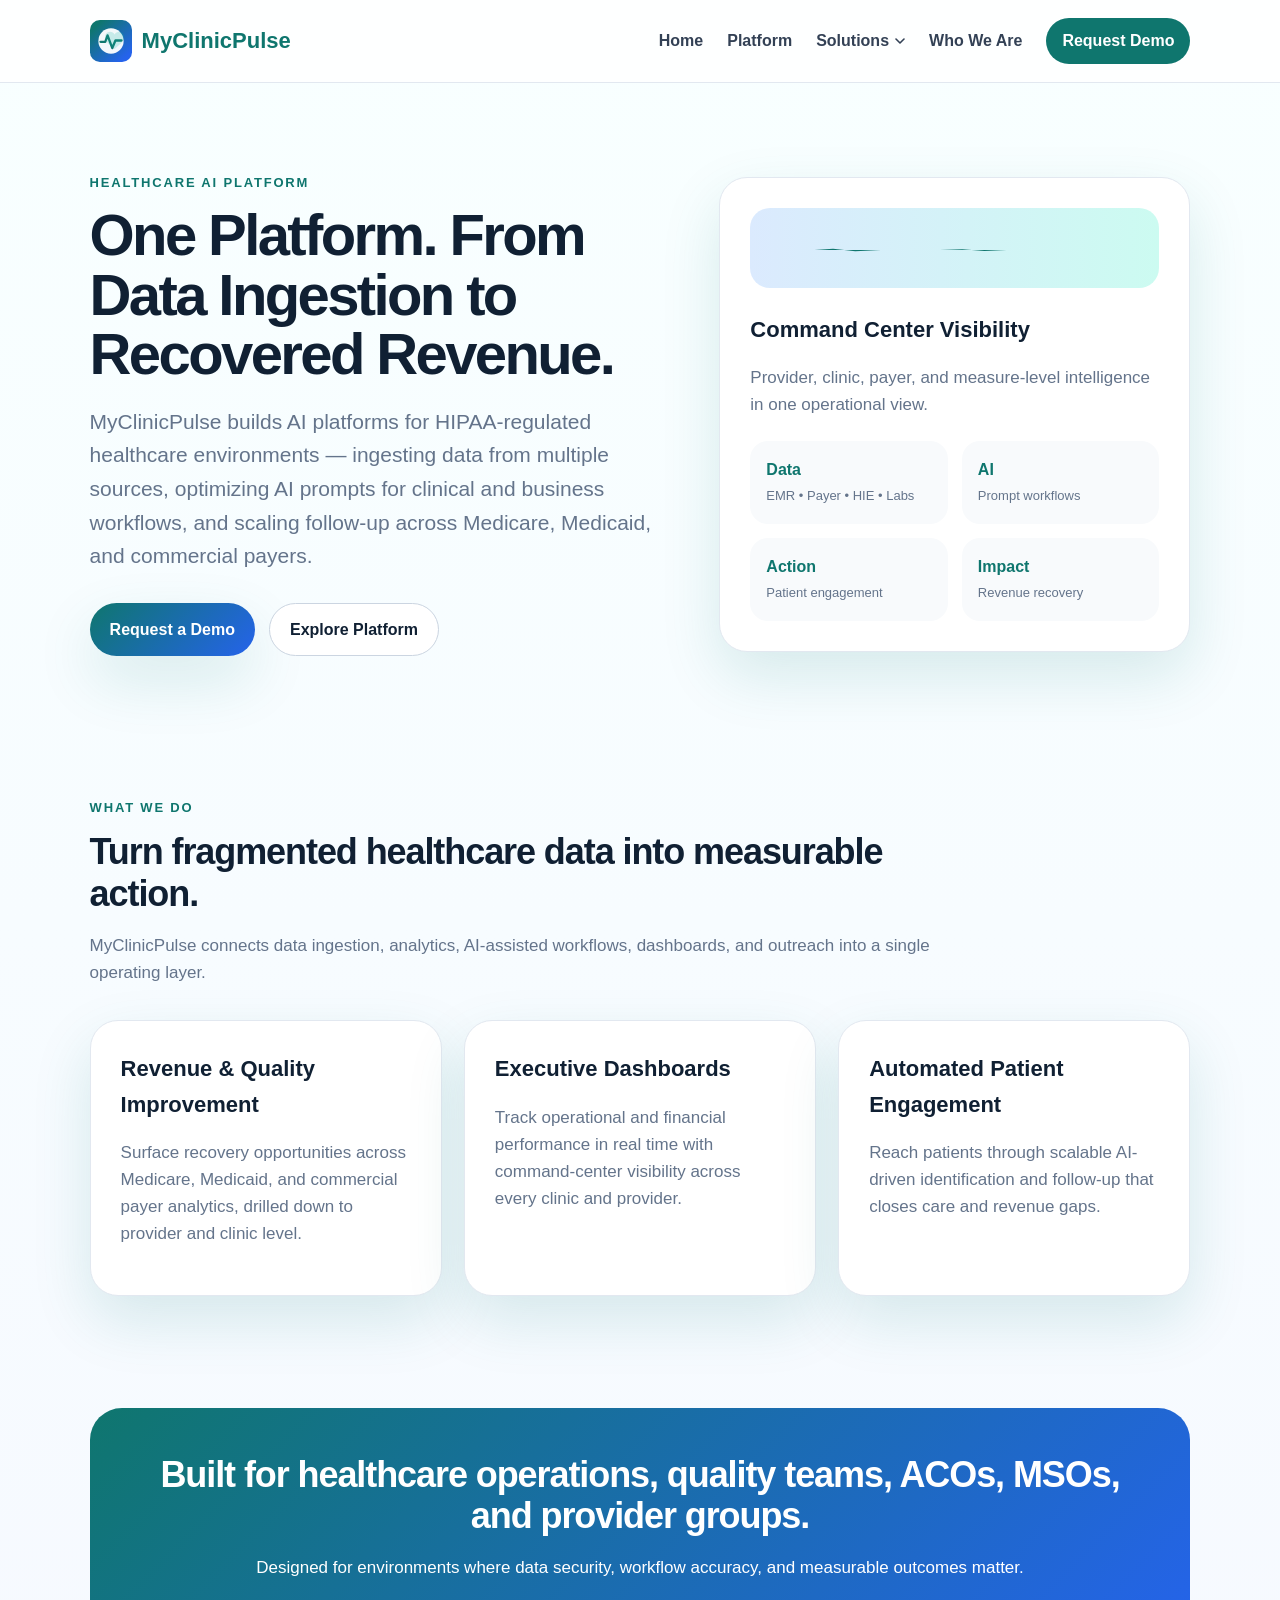
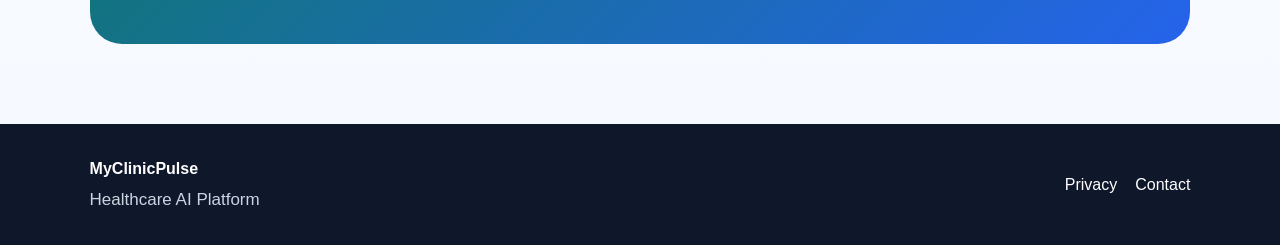
<file: index.html>
<!DOCTYPE html>
<html lang="en">
<head>
  <meta charset="UTF-8">
  <meta name="viewport" content="width=device-width, initial-scale=1.0">
  <title>MyClinicPulse | Healthcare AI Platform</title>
  <link rel="stylesheet" href="styles.css">
</head>
<body>

<header class="site-header">
  <a class="brand" href="index.html"><img src="logo.svg" alt="MyClinicPulse logo"><span>MyClinicPulse</span></a>
  <nav>
    <a href="index.html">Home</a>
    <a href="platform.html">Platform</a>
    <div class="nav-item">
      <a href="solutions.html" class="dropdown-toggle">Solutions <svg class="chevron" viewBox="0 0 10 6" fill="none"><path d="M1 1l4 4 4-4" stroke="currentColor" stroke-width="1.6" stroke-linecap="round" stroke-linejoin="round"/></svg></a>
      <div class="dropdown-menu">
        <a href="https://kbuddhiai.com" target="_blank" rel="noopener noreferrer">kbuddhiai.com</a>
        <a href="https://kanikayears.com" target="_blank" rel="noopener noreferrer">kanikayears.com</a>
        <a href="https://arizonauro.kbuddhiai.com" target="_blank" rel="noopener noreferrer">arizonauro.kbuddhiai.com</a>
        <a href="https://happyroya.kanikayears.com" target="_blank" rel="noopener noreferrer">happyroya.kanikayears.com</a>
      </div>
    </div>
    <a href="who-we-are.html">Who We Are</a>
    <a href="contact.html" class="nav-cta">Request Demo</a>
  </nav>
</header>

<main>

<section class="hero">
  <div class="hero-content">
    <div class="eyebrow">Healthcare AI Platform</div>
    <h1>One Platform. From Data Ingestion to Recovered Revenue.</h1>
    <p class="lead">MyClinicPulse builds AI platforms for HIPAA-regulated healthcare environments — ingesting data from multiple sources, optimizing AI prompts for clinical and business workflows, and scaling follow-up across Medicare, Medicaid, and commercial payers.</p>
    <div class="actions">
      <a class="btn primary" href="contact.html">Request a Demo</a>
      <a class="btn secondary" href="platform.html">Explore Platform</a>
    </div>
  </div>
  <div class="hero-card">
    <div class="pulse-line"></div>
    <h3>Command Center Visibility</h3>
    <p>Provider, clinic, payer, and measure-level intelligence in one operational view.</p>
    <div class="metric-grid">
      <div><strong>Data</strong><span>EMR • Payer • HIE • Labs</span></div>
      <div><strong>AI</strong><span>Prompt workflows</span></div>
      <div><strong>Action</strong><span>Patient engagement</span></div>
      <div><strong>Impact</strong><span>Revenue recovery</span></div>
    </div>
  </div>
</section>

<section class="section">
  <div class="section-header">
    <div class="eyebrow">What We Do</div>
    <h2>Turn fragmented healthcare data into measurable action.</h2>
    <p>MyClinicPulse connects data ingestion, analytics, AI-assisted workflows, dashboards, and outreach into a single operating layer.</p>
  </div>
  <div class="cards three">
    <article class="card"><h3>Revenue & Quality Improvement</h3><p>Surface recovery opportunities across Medicare, Medicaid, and commercial payer analytics, drilled down to provider and clinic level.</p></article>
    <article class="card"><h3>Executive Dashboards</h3><p>Track operational and financial performance in real time with command-center visibility across every clinic and provider.</p></article>
    <article class="card"><h3>Automated Patient Engagement</h3><p>Reach patients through scalable AI-driven identification and follow-up that closes care and revenue gaps.</p></article>
  </div>
</section>

<section class="band">
  <h2>Built for healthcare operations, quality teams, ACOs, MSOs, and provider groups.</h2>
  <p>Designed for environments where data security, workflow accuracy, and measurable outcomes matter.</p>
</section>

</main>

<footer class="footer">
  <div><strong>MyClinicPulse</strong><p>Healthcare AI Platform</p></div>
  <div class="footer-links">
    <a href="privacy.html">Privacy</a>
    <a href="contact.html">Contact</a>
  </div>
</footer>
<script src="script.js"></script>

</body>
</html>
</file>
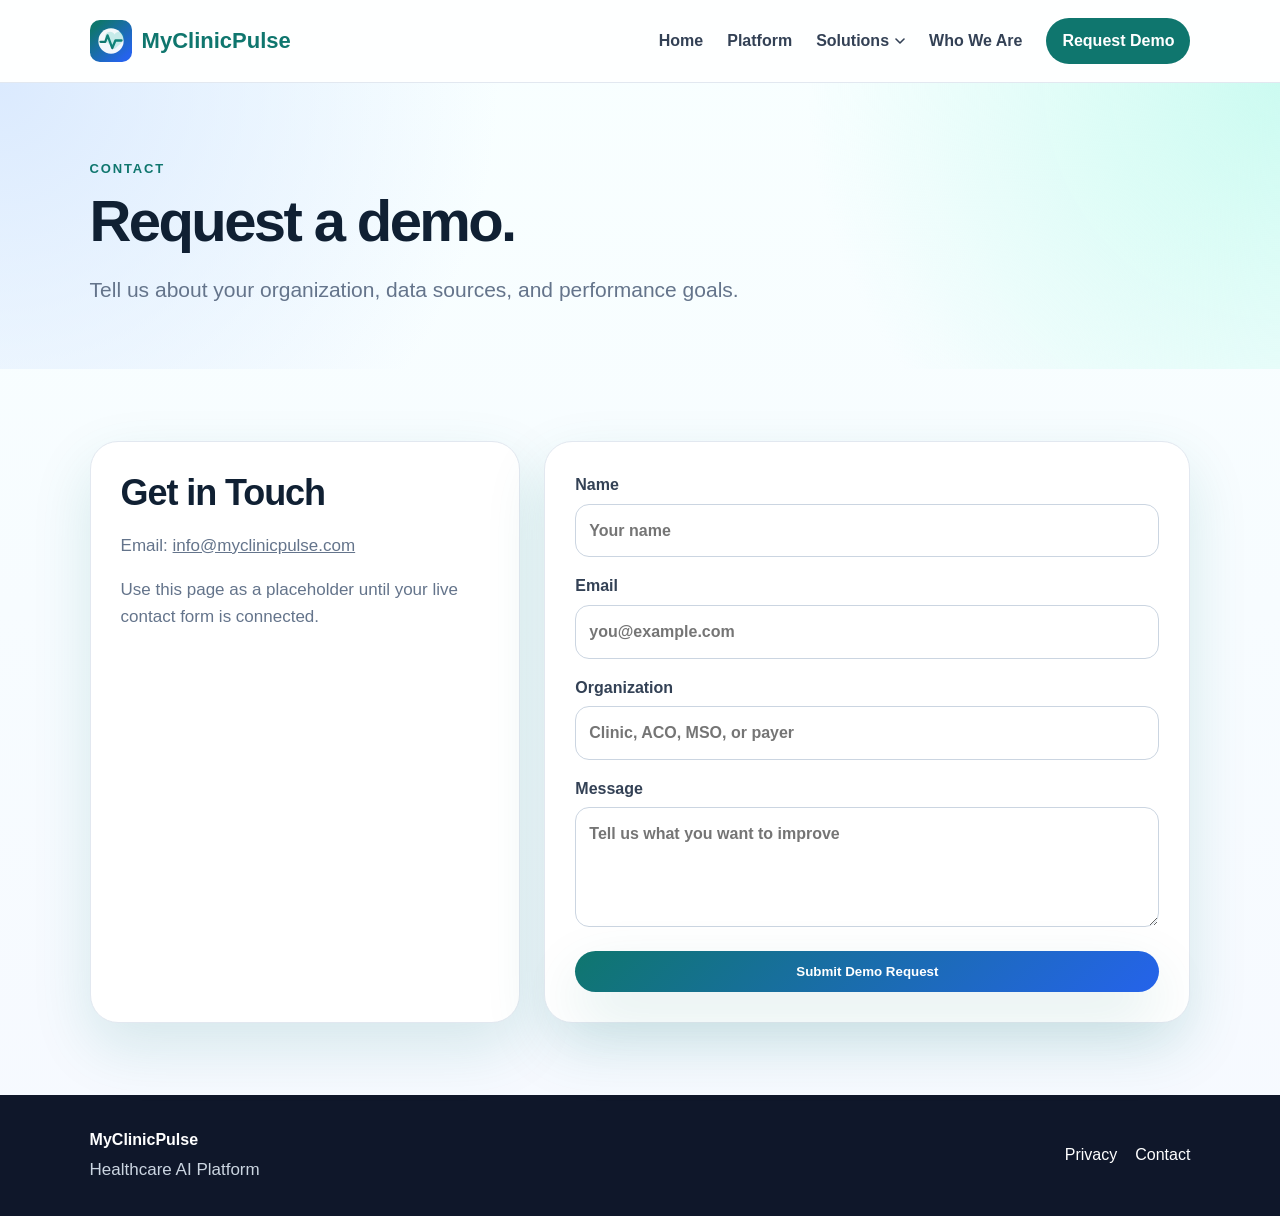
<file: contact.html>
<!DOCTYPE html>
<html lang="en">
<head>
  <meta charset="UTF-8">
  <meta name="viewport" content="width=device-width, initial-scale=1.0">
  <title>Contact | MyClinicPulse</title>
  <link rel="stylesheet" href="styles.css">
</head>
<body>

<header class="site-header">
  <a class="brand" href="index.html"><img src="logo.svg" alt="MyClinicPulse logo"><span>MyClinicPulse</span></a>
  <nav>
    <a href="index.html">Home</a>
    <a href="platform.html">Platform</a>
    <div class="nav-item">
      <a href="solutions.html" class="dropdown-toggle">Solutions <svg class="chevron" viewBox="0 0 10 6" fill="none"><path d="M1 1l4 4 4-4" stroke="currentColor" stroke-width="1.6" stroke-linecap="round" stroke-linejoin="round"/></svg></a>
      <div class="dropdown-menu">
        <a href="https://kbuddhiai.com" target="_blank" rel="noopener noreferrer">kbuddhiai.com</a>
        <a href="https://kanikayears.com" target="_blank" rel="noopener noreferrer">kanikayears.com</a>
        <a href="https://arizonauro.kbuddhiai.com" target="_blank" rel="noopener noreferrer">arizonauro.kbuddhiai.com</a>
        <a href="https://happyroya.kanikayears.com" target="_blank" rel="noopener noreferrer">happyroya.kanikayears.com</a>
      </div>
    </div>
    <a href="who-we-are.html">Who We Are</a>
    <a href="contact.html" class="nav-cta">Request Demo</a>
  </nav>
</header>

<main>

<section class="page-hero">
  <div class="eyebrow">Contact</div>
  <h1>Request a demo.</h1>
  <p>Tell us about your organization, data sources, and performance goals.</p>
</section>

<section class="section contact-grid">
  <div class="contact-card">
    <h2>Get in Touch</h2>
    <p>Email: <a href="mailto:info@myclinicpulse.com">info@myclinicpulse.com</a></p>
    <p>Use this page as a placeholder until your live contact form is connected.</p>
  </div>
  <form class="form">
    <label>Name<input type="text" placeholder="Your name"></label>
    <label>Email<input type="email" placeholder="you@example.com"></label>
    <label>Organization<input type="text" placeholder="Clinic, ACO, MSO, or payer"></label>
    <label>Message<textarea placeholder="Tell us what you want to improve"></textarea></label>
    <button type="button" class="btn primary">Submit Demo Request</button>
  </form>
</section>

</main>

<footer class="footer">
  <div><strong>MyClinicPulse</strong><p>Healthcare AI Platform</p></div>
  <div class="footer-links">
    <a href="privacy.html">Privacy</a>
    <a href="contact.html">Contact</a>
  </div>
</footer>
<script src="script.js"></script>

</body>
</html>
</file>
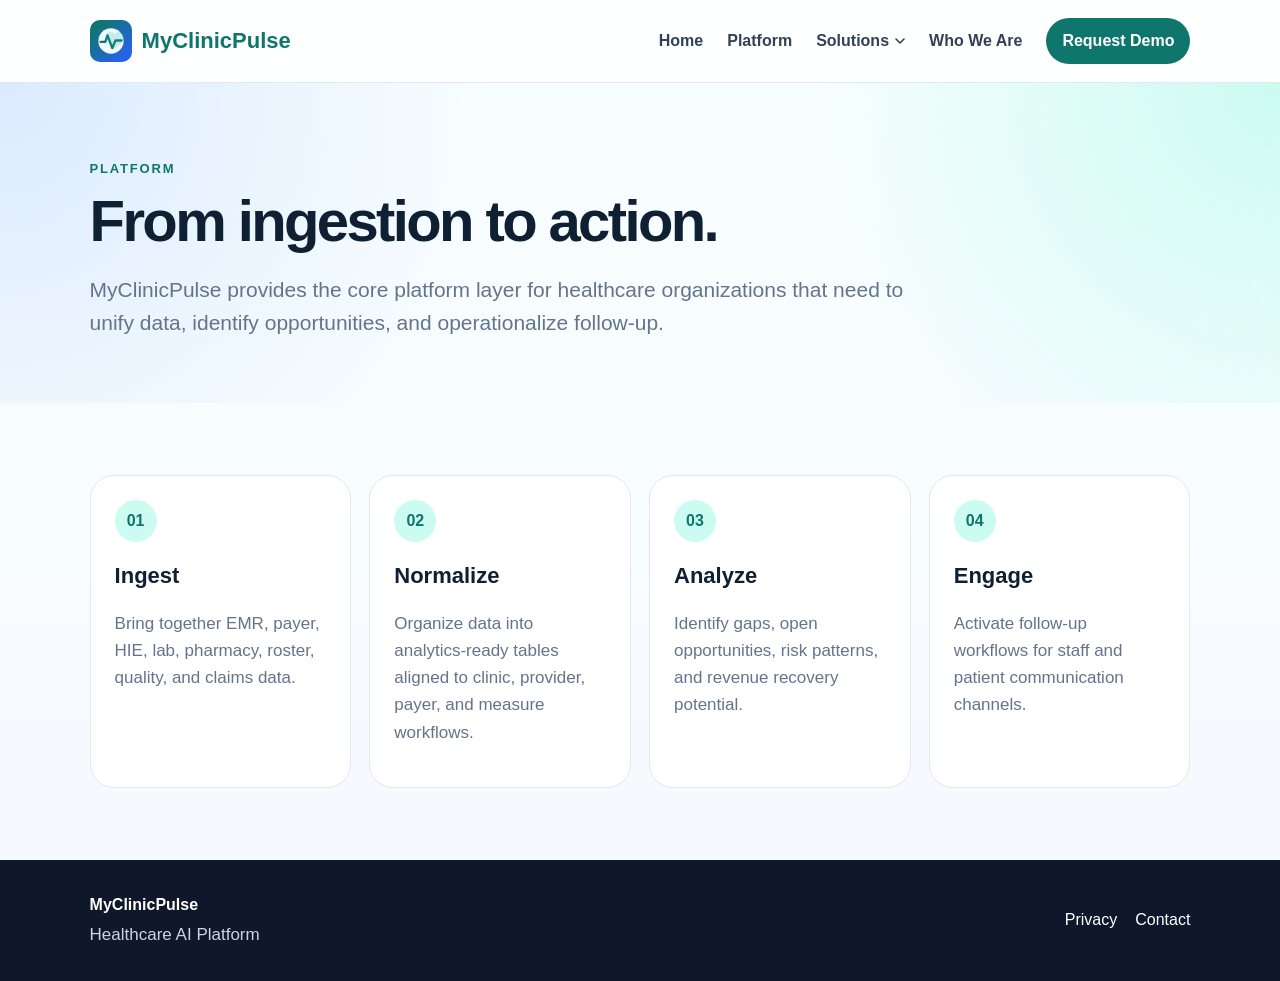
<file: platform.html>
<!DOCTYPE html>
<html lang="en">
<head>
  <meta charset="UTF-8">
  <meta name="viewport" content="width=device-width, initial-scale=1.0">
  <title>Platform | MyClinicPulse</title>
  <link rel="stylesheet" href="styles.css">
</head>
<body>

<header class="site-header">
  <a class="brand" href="index.html"><img src="logo.svg" alt="MyClinicPulse logo"><span>MyClinicPulse</span></a>
  <nav>
    <a href="index.html">Home</a>
    <a href="platform.html">Platform</a>
    <div class="nav-item">
      <a href="solutions.html" class="dropdown-toggle">Solutions <svg class="chevron" viewBox="0 0 10 6" fill="none"><path d="M1 1l4 4 4-4" stroke="currentColor" stroke-width="1.6" stroke-linecap="round" stroke-linejoin="round"/></svg></a>
      <div class="dropdown-menu">
        <a href="https://kbuddhiai.com" target="_blank" rel="noopener noreferrer">kbuddhiai.com</a>
        <a href="https://kanikayears.com" target="_blank" rel="noopener noreferrer">kanikayears.com</a>
        <a href="https://arizonauro.kbuddhiai.com" target="_blank" rel="noopener noreferrer">arizonauro.kbuddhiai.com</a>
        <a href="https://happyroya.kanikayears.com" target="_blank" rel="noopener noreferrer">happyroya.kanikayears.com</a>
      </div>
    </div>
    <a href="who-we-are.html">Who We Are</a>
    <a href="contact.html" class="nav-cta">Request Demo</a>
  </nav>
</header>

<main>

<section class="page-hero">
  <div class="eyebrow">Platform</div>
  <h1>From ingestion to action.</h1>
  <p>MyClinicPulse provides the core platform layer for healthcare organizations that need to unify data, identify opportunities, and operationalize follow-up.</p>
</section>

<section class="section">
  <div class="timeline">
    <div><span>01</span><h3>Ingest</h3><p>Bring together EMR, payer, HIE, lab, pharmacy, roster, quality, and claims data.</p></div>
    <div><span>02</span><h3>Normalize</h3><p>Organize data into analytics-ready tables aligned to clinic, provider, payer, and measure workflows.</p></div>
    <div><span>03</span><h3>Analyze</h3><p>Identify gaps, open opportunities, risk patterns, and revenue recovery potential.</p></div>
    <div><span>04</span><h3>Engage</h3><p>Activate follow-up workflows for staff and patient communication channels.</p></div>
  </div>
</section>

</main>

<footer class="footer">
  <div><strong>MyClinicPulse</strong><p>Healthcare AI Platform</p></div>
  <div class="footer-links">
    <a href="privacy.html">Privacy</a>
    <a href="contact.html">Contact</a>
  </div>
</footer>
<script src="script.js"></script>

</body>
</html>
</file>
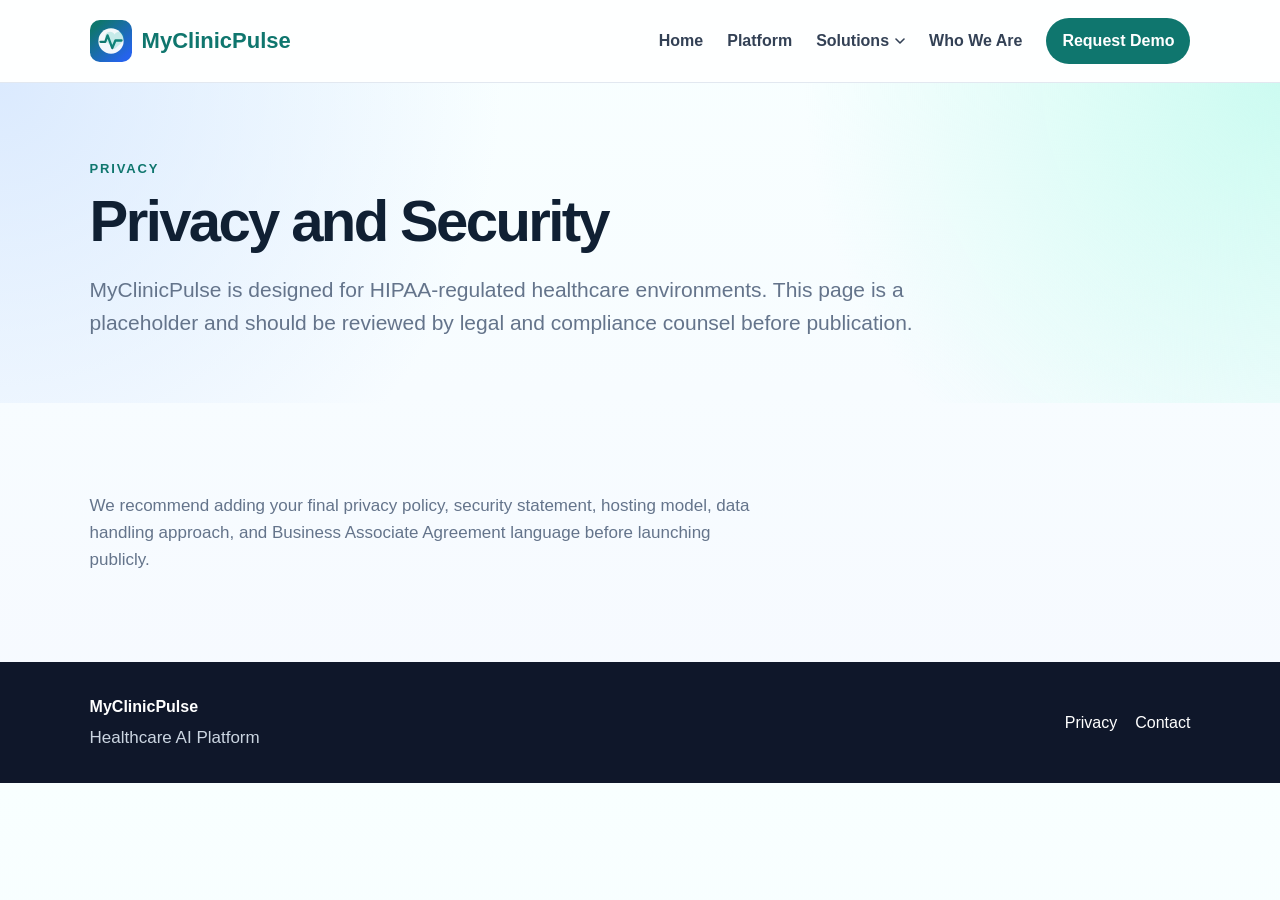
<file: privacy.html>
<!DOCTYPE html>
<html lang="en">
<head>
  <meta charset="UTF-8">
  <meta name="viewport" content="width=device-width, initial-scale=1.0">
  <title>Privacy | MyClinicPulse</title>
  <link rel="stylesheet" href="styles.css">
</head>
<body>

<header class="site-header">
  <a class="brand" href="index.html"><img src="logo.svg" alt="MyClinicPulse logo"><span>MyClinicPulse</span></a>
  <nav>
    <a href="index.html">Home</a>
    <a href="platform.html">Platform</a>
    <div class="nav-item">
      <a href="solutions.html" class="dropdown-toggle">Solutions <svg class="chevron" viewBox="0 0 10 6" fill="none"><path d="M1 1l4 4 4-4" stroke="currentColor" stroke-width="1.6" stroke-linecap="round" stroke-linejoin="round"/></svg></a>
      <div class="dropdown-menu">
        <a href="https://kbuddhiai.com" target="_blank" rel="noopener noreferrer">kbuddhiai.com</a>
        <a href="https://kanikayears.com" target="_blank" rel="noopener noreferrer">kanikayears.com</a>
        <a href="https://arizonauro.kbuddhiai.com" target="_blank" rel="noopener noreferrer">arizonauro.kbuddhiai.com</a>
        <a href="https://happyroya.kanikayears.com" target="_blank" rel="noopener noreferrer">happyroya.kanikayears.com</a>
      </div>
    </div>
    <a href="who-we-are.html">Who We Are</a>
    <a href="contact.html" class="nav-cta">Request Demo</a>
  </nav>
</header>

<main>

<section class="page-hero">
  <div class="eyebrow">Privacy</div>
  <h1>Privacy and Security</h1>
  <p>MyClinicPulse is designed for HIPAA-regulated healthcare environments. This page is a placeholder and should be reviewed by legal and compliance counsel before publication.</p>
</section>

<section class="section narrow">
  <p>We recommend adding your final privacy policy, security statement, hosting model, data handling approach, and Business Associate Agreement language before launching publicly.</p>
</section>

</main>

<footer class="footer">
  <div><strong>MyClinicPulse</strong><p>Healthcare AI Platform</p></div>
  <div class="footer-links">
    <a href="privacy.html">Privacy</a>
    <a href="contact.html">Contact</a>
  </div>
</footer>
<script src="script.js"></script>

</body>
</html>
</file>
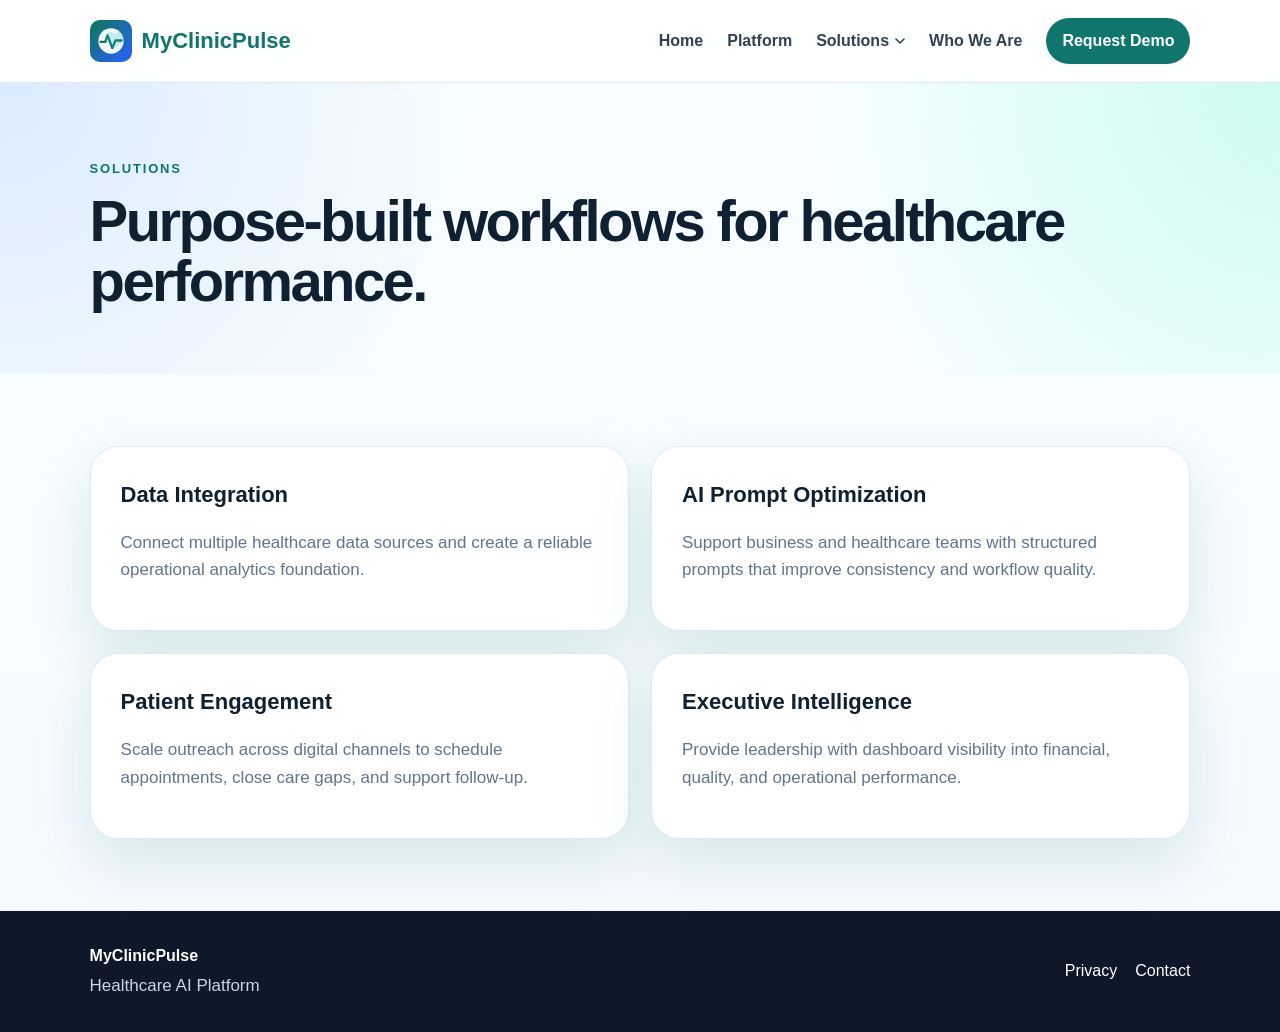
<file: solutions.html>
<!DOCTYPE html>
<html lang="en">
<head>
  <meta charset="UTF-8">
  <meta name="viewport" content="width=device-width, initial-scale=1.0">
  <title>Solutions | MyClinicPulse</title>
  <link rel="stylesheet" href="styles.css">
</head>
<body>

<header class="site-header">
  <a class="brand" href="index.html"><img src="logo.svg" alt="MyClinicPulse logo"><span>MyClinicPulse</span></a>
  <nav>
    <a href="index.html">Home</a>
    <a href="platform.html">Platform</a>
    <div class="nav-item">
      <a href="solutions.html" class="dropdown-toggle">Solutions <svg class="chevron" viewBox="0 0 10 6" fill="none"><path d="M1 1l4 4 4-4" stroke="currentColor" stroke-width="1.6" stroke-linecap="round" stroke-linejoin="round"/></svg></a>
      <div class="dropdown-menu">
        <a href="https://kbuddhiai.com" target="_blank" rel="noopener noreferrer">kbuddhiai.com</a>
        <a href="https://kanikayears.com" target="_blank" rel="noopener noreferrer">kanikayears.com</a>
        <a href="https://arizonauro.kbuddhiai.com" target="_blank" rel="noopener noreferrer">arizonauro.kbuddhiai.com</a>
        <a href="https://happyroya.kanikayears.com" target="_blank" rel="noopener noreferrer">happyroya.kanikayears.com</a>
      </div>
    </div>
    <a href="who-we-are.html">Who We Are</a>
    <a href="contact.html" class="nav-cta">Request Demo</a>
  </nav>
</header>

<main>

<section class="page-hero">
  <div class="eyebrow">Solutions</div>
  <h1>Purpose-built workflows for healthcare performance.</h1>
</section>

<section class="section">
  <div class="cards two">
    <article class="card"><h3>Data Integration</h3><p>Connect multiple healthcare data sources and create a reliable operational analytics foundation.</p></article>
    <article class="card"><h3>AI Prompt Optimization</h3><p>Support business and healthcare teams with structured prompts that improve consistency and workflow quality.</p></article>
    <article class="card"><h3>Patient Engagement</h3><p>Scale outreach across digital channels to schedule appointments, close care gaps, and support follow-up.</p></article>
    <article class="card"><h3>Executive Intelligence</h3><p>Provide leadership with dashboard visibility into financial, quality, and operational performance.</p></article>
  </div>
</section>

</main>

<footer class="footer">
  <div><strong>MyClinicPulse</strong><p>Healthcare AI Platform</p></div>
  <div class="footer-links">
    <a href="privacy.html">Privacy</a>
    <a href="contact.html">Contact</a>
  </div>
</footer>
<script src="script.js"></script>

</body>
</html>
</file>
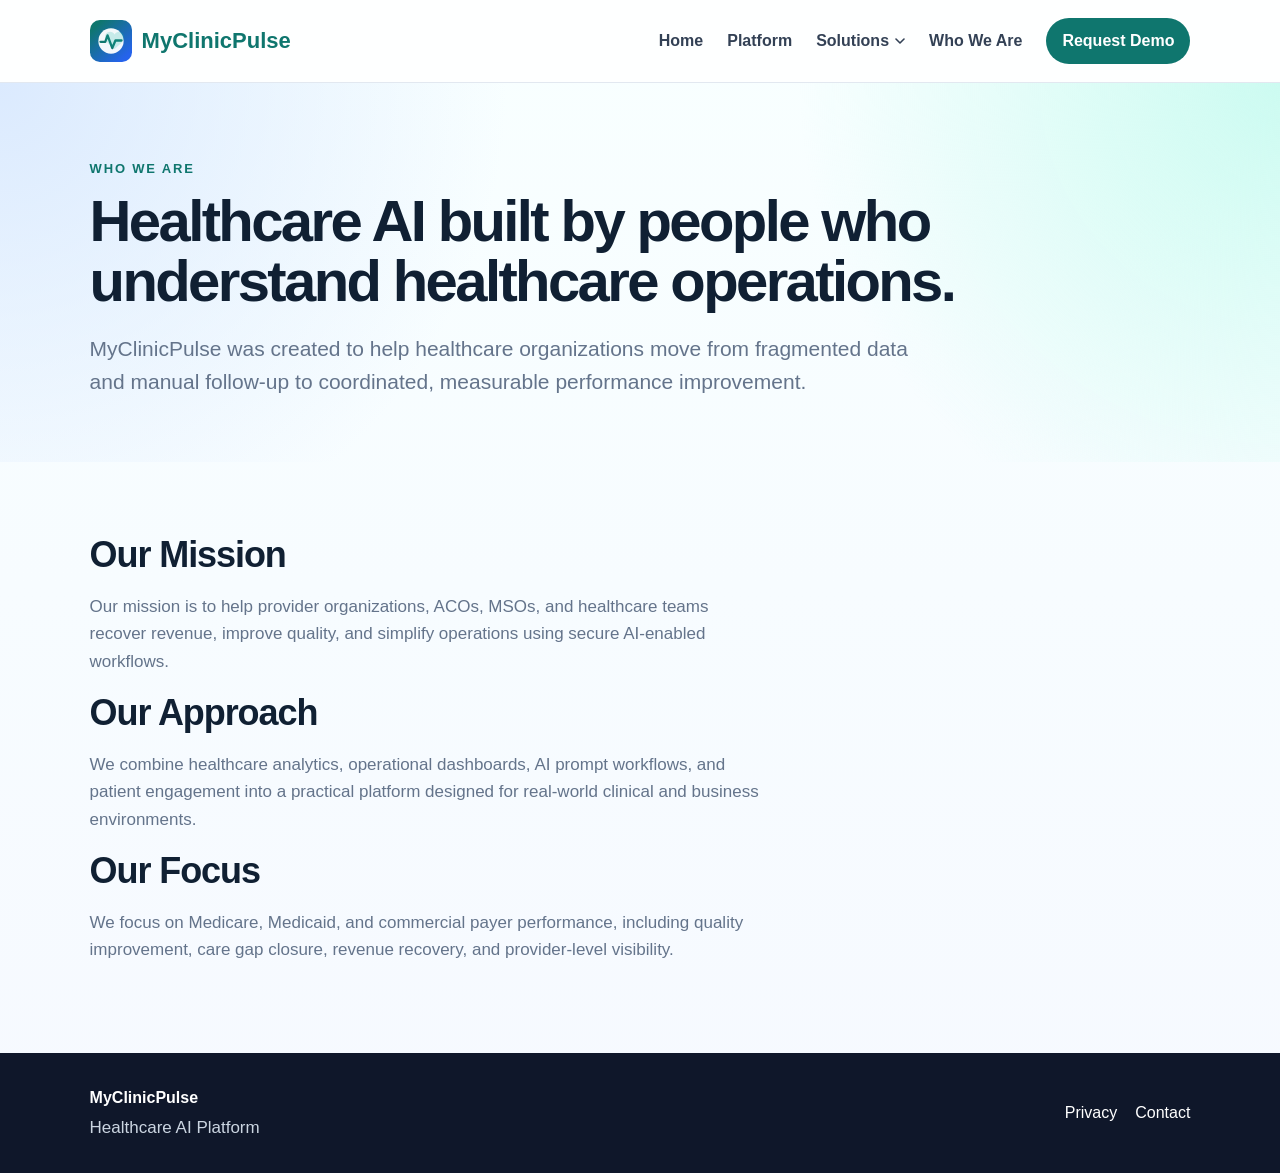
<file: who-we-are.html>
<!DOCTYPE html>
<html lang="en">
<head>
  <meta charset="UTF-8">
  <meta name="viewport" content="width=device-width, initial-scale=1.0">
  <title>Who We Are | MyClinicPulse</title>
  <link rel="stylesheet" href="styles.css">
</head>
<body>

<header class="site-header">
  <a class="brand" href="index.html"><img src="logo.svg" alt="MyClinicPulse logo"><span>MyClinicPulse</span></a>
  <nav>
    <a href="index.html">Home</a>
    <a href="platform.html">Platform</a>
    <div class="nav-item">
      <a href="solutions.html" class="dropdown-toggle">Solutions <svg class="chevron" viewBox="0 0 10 6" fill="none"><path d="M1 1l4 4 4-4" stroke="currentColor" stroke-width="1.6" stroke-linecap="round" stroke-linejoin="round"/></svg></a>
      <div class="dropdown-menu">
        <a href="https://kbuddhiai.com" target="_blank" rel="noopener noreferrer">kbuddhiai.com</a>
        <a href="https://kanikayears.com" target="_blank" rel="noopener noreferrer">kanikayears.com</a>
        <a href="https://arizonauro.kbuddhiai.com" target="_blank" rel="noopener noreferrer">arizonauro.kbuddhiai.com</a>
        <a href="https://happyroya.kanikayears.com" target="_blank" rel="noopener noreferrer">happyroya.kanikayears.com</a>
      </div>
    </div>
    <a href="who-we-are.html">Who We Are</a>
    <a href="contact.html" class="nav-cta">Request Demo</a>
  </nav>
</header>

<main>

<section class="page-hero">
  <div class="eyebrow">Who We Are</div>
  <h1>Healthcare AI built by people who understand healthcare operations.</h1>
  <p>MyClinicPulse was created to help healthcare organizations move from fragmented data and manual follow-up to coordinated, measurable performance improvement.</p>
</section>

<section class="section narrow">
  <h2>Our Mission</h2>
  <p>Our mission is to help provider organizations, ACOs, MSOs, and healthcare teams recover revenue, improve quality, and simplify operations using secure AI-enabled workflows.</p>

  <h2>Our Approach</h2>
  <p>We combine healthcare analytics, operational dashboards, AI prompt workflows, and patient engagement into a practical platform designed for real-world clinical and business environments.</p>

  <h2>Our Focus</h2>
  <p>We focus on Medicare, Medicaid, and commercial payer performance, including quality improvement, care gap closure, revenue recovery, and provider-level visibility.</p>
</section>

</main>

<footer class="footer">
  <div><strong>MyClinicPulse</strong><p>Healthcare AI Platform</p></div>
  <div class="footer-links">
    <a href="privacy.html">Privacy</a>
    <a href="contact.html">Contact</a>
  </div>
</footer>
<script src="script.js"></script>

</body>
</html>
</file>
<file: styles.css>
:root{
  --ink:#102033;
  --muted:#64748b;
  --bg:#f7fbfc;
  --card:#ffffff;
  --teal:#0f766e;
  --blue:#2563eb;
  --aqua:#14b8a6;
  --line:#dbeafe;
  --shadow:0 24px 60px rgba(15, 118, 110, .14);
}
*{box-sizing:border-box}
body{margin:0;font-family:Inter,Segoe UI,Arial,sans-serif;color:var(--ink);background:linear-gradient(180deg,#f8ffff 0%,#f6f9ff 100%);line-height:1.6}
a{color:inherit}
.site-header{position:sticky;top:0;z-index:10;background:rgba(255,255,255,.86);backdrop-filter:blur(14px);display:flex;align-items:center;justify-content:space-between;padding:18px 7%;border-bottom:1px solid #e2e8f0}
.brand{display:flex;gap:10px;align-items:center;text-decoration:none;font-weight:800;font-size:22px;color:var(--teal)}
.brand img{width:42px;height:42px}
nav{display:flex;gap:24px;align-items:center}
nav a{text-decoration:none;color:#334155;font-weight:650}
.nav-cta{background:var(--teal);color:white!important;padding:10px 16px;border-radius:999px}
.nav-item{position:relative}
.dropdown-toggle{display:flex;align-items:center;gap:6px}
.chevron{width:10px;height:10px;transition:.18s transform}
.nav-item:hover .chevron,.nav-item:focus-within .chevron{transform:rotate(180deg)}
.dropdown-menu{position:absolute;top:calc(100% + 14px);left:0;background:white;border:1px solid #e2e8f0;border-radius:14px;box-shadow:var(--shadow);padding:8px;min-width:240px;opacity:0;visibility:hidden;transform:translateY(6px);transition:opacity .18s ease,transform .18s ease,visibility .18s;z-index:20}
.nav-item:hover .dropdown-menu,.nav-item:focus-within .dropdown-menu{opacity:1;visibility:visible;transform:translateY(0)}
.dropdown-menu a{display:block;padding:9px 12px;border-radius:8px;font-weight:600;font-size:14px;color:#334155;text-decoration:none}
.dropdown-menu a:hover{background:#f1f5f9;color:var(--teal)}
.hero{display:grid;grid-template-columns:1.1fr .9fr;gap:54px;align-items:center;padding:90px 7% 70px}
.eyebrow{text-transform:uppercase;letter-spacing:.14em;color:var(--teal);font-size:13px;font-weight:800;margin-bottom:12px}
h1{font-size:58px;line-height:1.02;margin:0 0 22px;letter-spacing:-.045em}
h2{font-size:36px;line-height:1.15;margin:0 0 18px;letter-spacing:-.03em}
h3{font-size:22px;margin:0 0 10px}
p{color:var(--muted);font-size:17px}
.lead{font-size:21px;max-width:760px}
.actions{display:flex;gap:14px;margin-top:30px}
.btn{display:inline-flex;align-items:center;justify-content:center;border-radius:999px;padding:13px 20px;text-decoration:none;border:0;font-weight:800;cursor:pointer}
.btn.primary{background:linear-gradient(135deg,var(--teal),var(--blue));color:white;box-shadow:var(--shadow)}
.btn.secondary{border:1px solid #cbd5e1;background:white;color:var(--ink)}
.hero-card,.card,.contact-card,.form{background:var(--card);border:1px solid #e2e8f0;border-radius:28px;padding:30px;box-shadow:var(--shadow)}
.pulse-line{height:80px;border-radius:20px;background:linear-gradient(90deg,#dbeafe,#ccfbf1);position:relative;margin-bottom:24px;overflow:hidden}
.pulse-line:after{content:"";position:absolute;left:20px;right:20px;top:40px;border-top:4px solid var(--teal);filter:drop-shadow(0 0 8px rgba(20,184,166,.5));clip-path:polygon(0 50%,12% 50%,17% 18%,23% 82%,30% 50%,46% 50%,52% 28%,58% 72%,64% 50%,100% 50%)}
.metric-grid{display:grid;grid-template-columns:1fr 1fr;gap:14px;margin-top:22px}
.metric-grid div{background:#f8fafc;border-radius:18px;padding:16px}
.metric-grid strong{display:block;color:var(--teal)}
.metric-grid span{font-size:13px;color:var(--muted)}
.section{padding:72px 7%}
.section-header{max-width:850px;margin-bottom:34px}
.cards{display:grid;gap:22px}
.cards.three{grid-template-columns:repeat(3,1fr)}
.cards.two{grid-template-columns:repeat(2,1fr)}
.card{transition:.2s transform}
.card:hover{transform:translateY(-4px)}
.band{margin:40px 7% 80px;padding:46px;border-radius:32px;background:linear-gradient(135deg,#0f766e,#2563eb);color:white;text-align:center}
.band p,.band h2{color:white}
.page-hero{padding:76px 7% 42px;background:radial-gradient(circle at top right,#ccfbf1,transparent 36%),radial-gradient(circle at top left,#dbeafe,transparent 38%)}
.page-hero p{max-width:850px;font-size:21px}
.narrow{max-width:850px}
.timeline{display:grid;grid-template-columns:repeat(4,1fr);gap:18px}
.timeline div{background:white;border:1px solid #e2e8f0;border-radius:24px;padding:24px}
.timeline span{display:inline-flex;width:42px;height:42px;border-radius:50%;align-items:center;justify-content:center;background:#ccfbf1;color:var(--teal);font-weight:900;margin-bottom:16px}
.contact-grid{display:grid;grid-template-columns:.8fr 1.2fr;gap:24px}
.form{display:grid;gap:16px}
label{font-weight:750;color:#334155}
input,textarea{width:100%;border:1px solid #cbd5e1;border-radius:14px;padding:13px;margin-top:6px;font:inherit}
textarea{min-height:120px}
.footer{display:flex;justify-content:space-between;align-items:center;padding:32px 7%;background:#0f172a;color:white}
.footer p{margin:4px 0 0;color:#cbd5e1}
.footer-links{display:flex;gap:18px}
.footer a{color:white;text-decoration:none}
@media(max-width:900px){
  .hero,.contact-grid{grid-template-columns:1fr}
  .cards.three,.cards.two,.timeline{grid-template-columns:1fr}
  h1{font-size:42px}
  nav{display:none}
}
</file>
